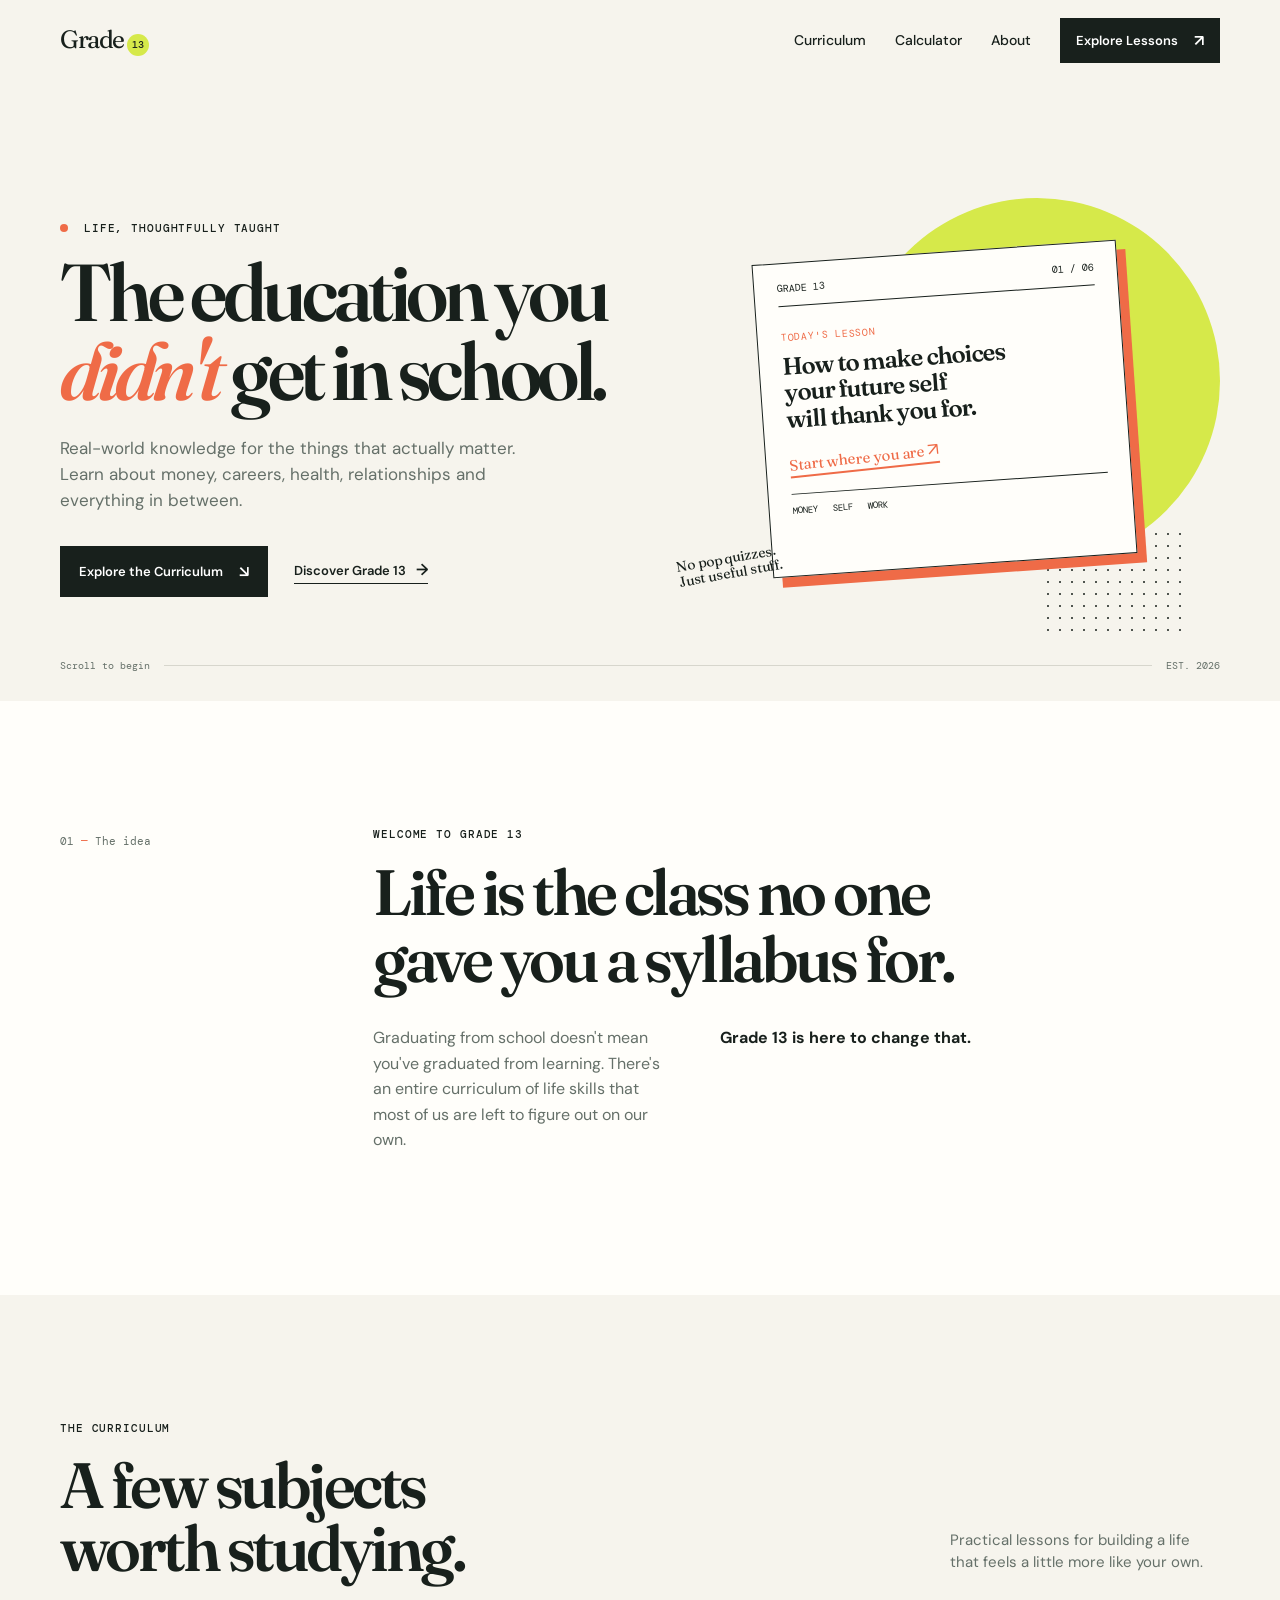
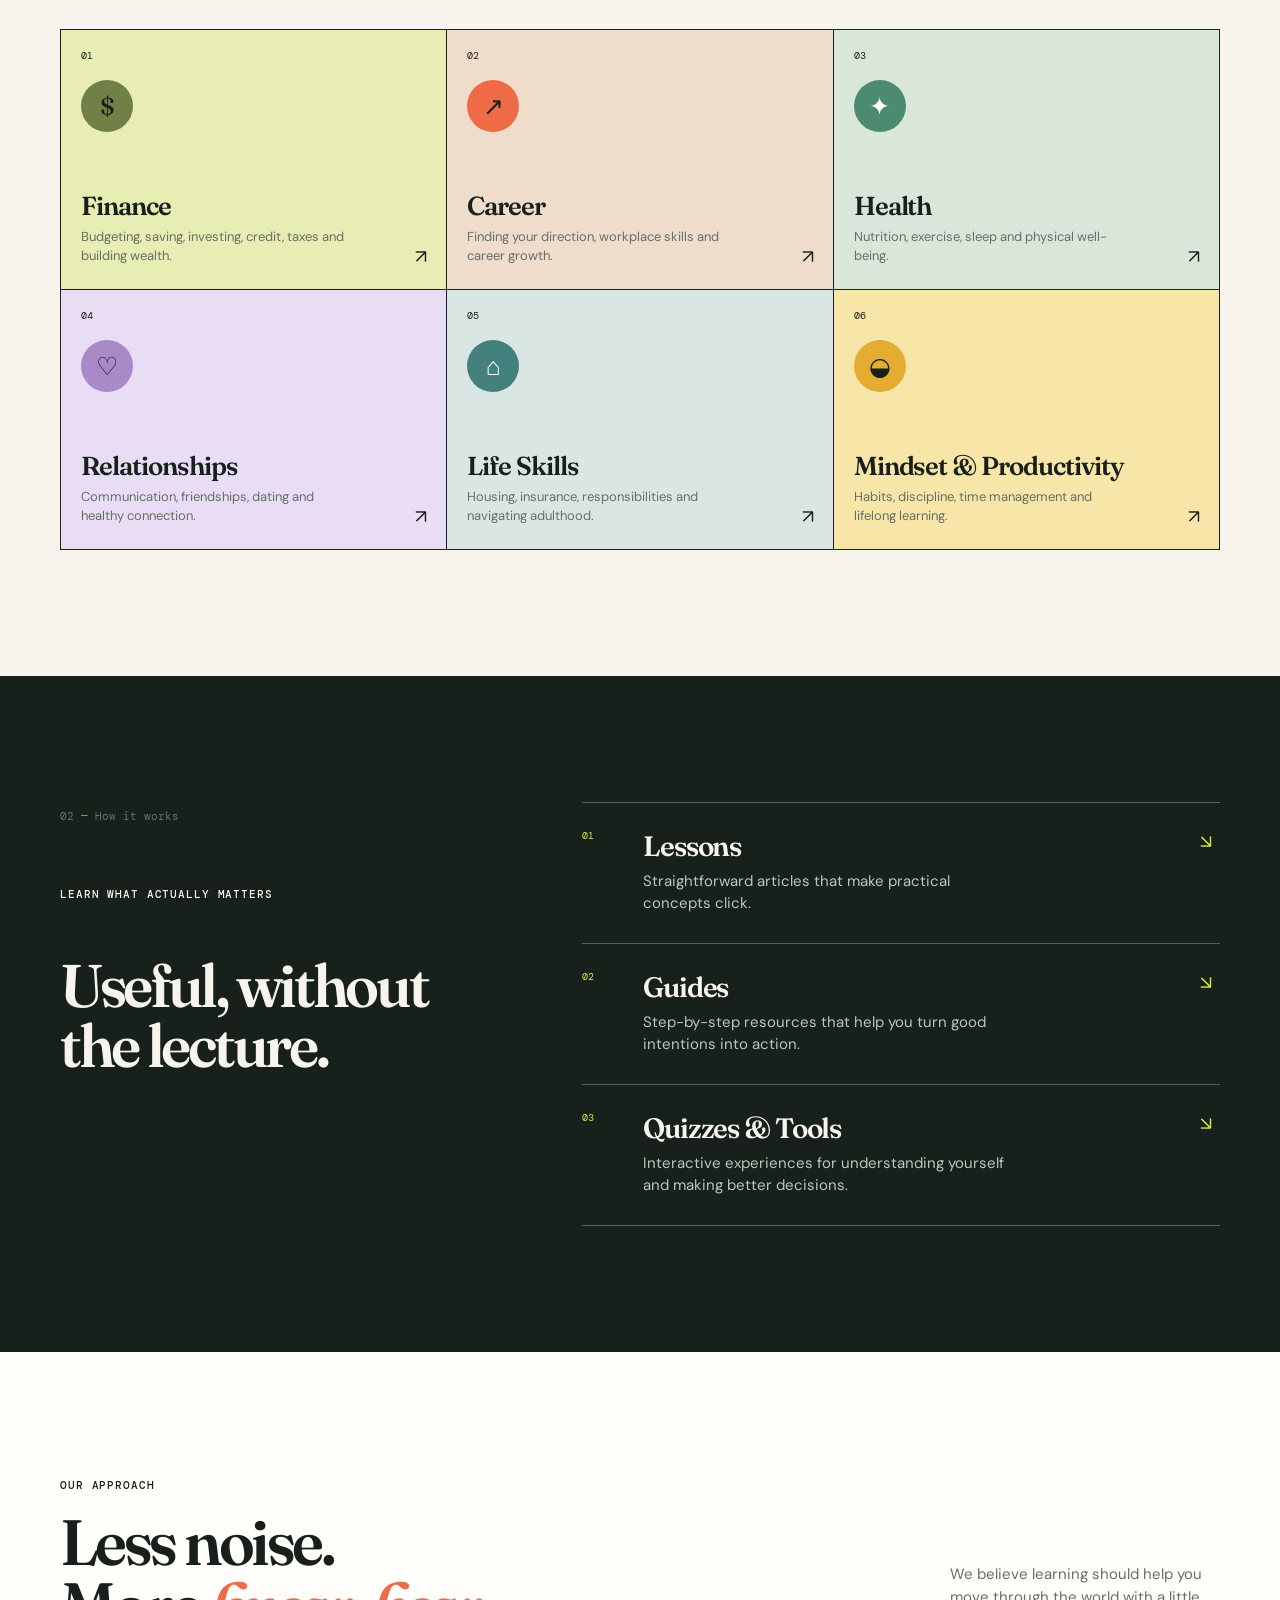
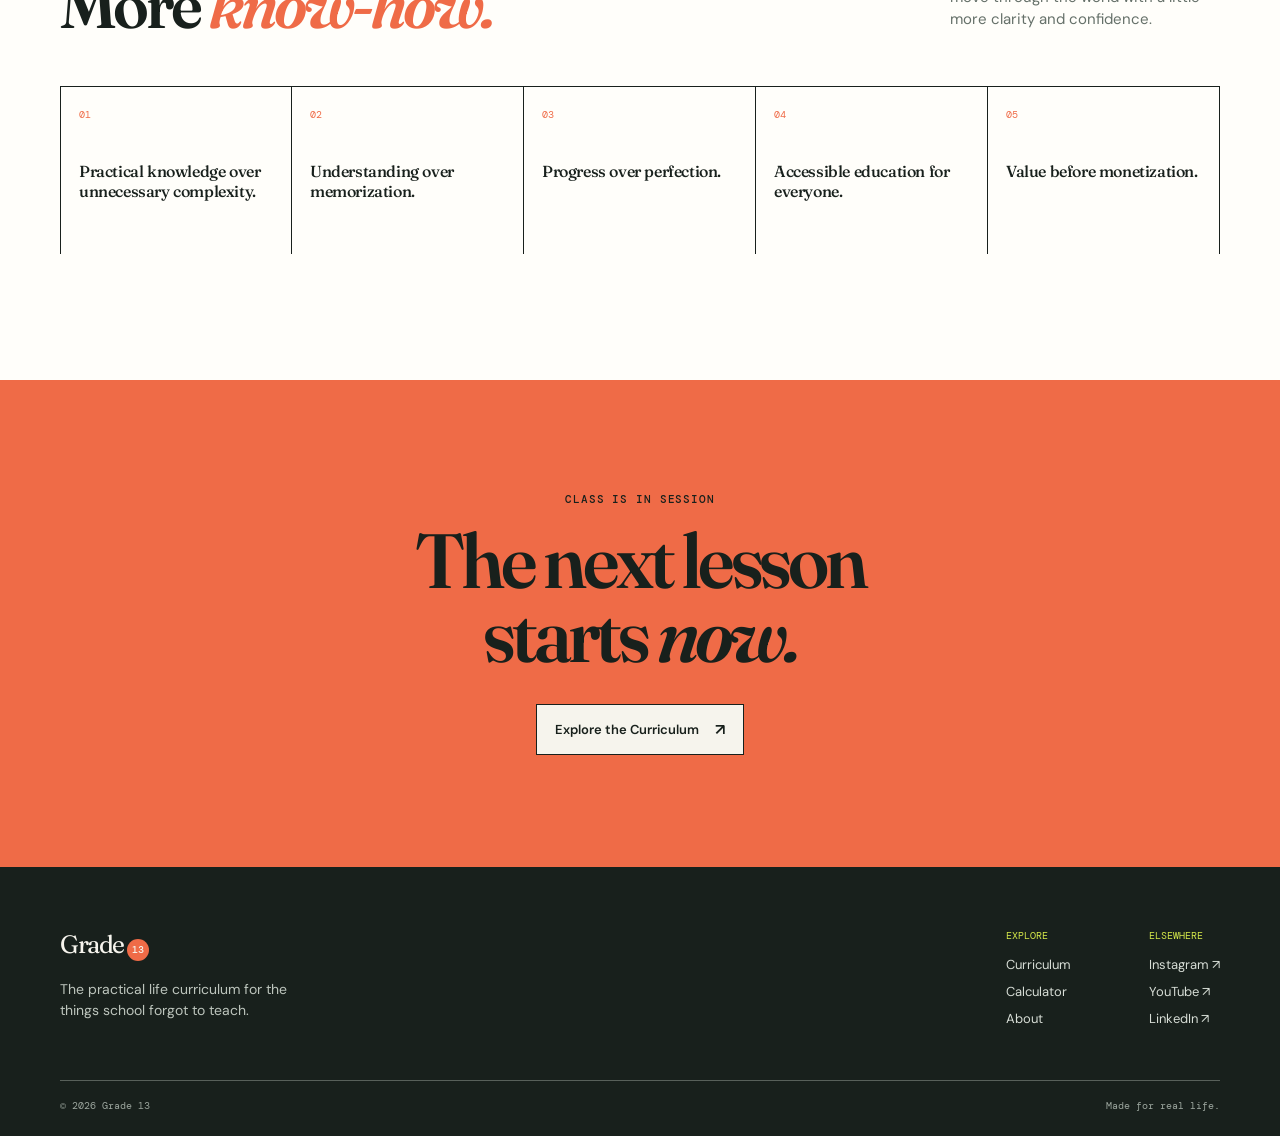
<file: index.html>
<!doctype html>
<html lang="en">
  <head>
    <meta charset="UTF-8" />
    <meta name="viewport" content="width=device-width, initial-scale=1.0" />
    <meta name="description" content="Grade 13 is practical life education for the things that actually matter." />
    <title>Grade 13 — The education you didn't get in school.</title>
    <link rel="preconnect" href="https://fonts.googleapis.com" />
    <link rel="preconnect" href="https://fonts.gstatic.com" crossorigin />
    <link href="https://fonts.googleapis.com/css2?family=DM+Mono:wght@400;500&family=DM+Sans:opsz,wght@9..40,400;9..40,500;9..40,600;9..40,700&family=Fraunces:opsz,wght@9..144,600;9..144,700&display=swap" rel="stylesheet" />
    <link rel="stylesheet" href="styles.css" />
  </head>
  <body>
    <a class="skip-link" href="#main-content">Skip to content</a>
    <header class="site-header">
      <nav class="nav container" aria-label="Primary navigation">
        <a class="brand" href="#top" aria-label="Grade 13 home"><span>Grade</span><b>13</b></a>
        <button class="menu-button" type="button" aria-expanded="false" aria-controls="nav-links">
          <span class="sr-only">Toggle menu</span><i></i><i></i>
        </button>
        <div class="nav-links" id="nav-links">
          <a href="curriculum.html">Curriculum</a>
          <a href="calculator.html">Calculator</a>
          <a href="#about">About</a>
          <a class="button button-small" href="curriculum.html">Explore Lessons <span>↗</span></a>
        </div>
      </nav>
    </header>

    <main id="main-content">
      <section class="hero" id="top">
        <div class="container hero-grid">
          <div class="hero-copy">
            <p class="eyebrow"><span></span> Life, thoughtfully taught</p>
            <h1>The education you <em>didn't</em> get in school.</h1>
            <p class="hero-description">Real-world knowledge for the things that actually matter. Learn about money, careers, health, relationships and everything in between.</p>
            <div class="hero-actions">
              <a class="button" href="curriculum.html">Explore the Curriculum <span>↘</span></a>
              <a class="text-link" href="#about">Discover Grade 13 <span>→</span></a>
            </div>
          </div>
          <div class="hero-art" aria-label="An open notebook showing practical life lessons" role="img">
            <div class="sun"></div><div class="dot-grid"></div>
            <div class="notebook">
              <div class="notebook-top"><span>GRADE 13</span><span>01 / 06</span></div>
              <div class="notebook-page">
                <p class="page-label">TODAY'S LESSON</p>
                <p class="page-title">How to make choices<br />your future self<br />will thank you for.</p>
                <div class="scribble">Start where you are <span>↗</span></div>
              </div>
              <div class="notebook-tabs"><span>Money</span><span>Self</span><span>Work</span></div>
            </div>
            <p class="hero-note">No pop quizzes.<br />Just useful stuff.</p>
          </div>
        </div>
        <div class="hero-rule container"><span>Scroll to begin</span><div></div><span>EST. 2026</span></div>
      </section>

      <section class="intro section" id="about">
        <div class="container intro-grid">
          <p class="section-number">01 <span>—</span> The idea</p>
          <div>
            <p class="eyebrow">Welcome to Grade 13</p>
            <h2>Life is the class no one gave you a syllabus for.</h2>
            <div class="intro-text"><p>Graduating from school doesn't mean you've graduated from learning. There's an entire curriculum of life skills that most of us are left to figure out on our own.</p><p><strong>Grade 13 is here to change that.</strong></p></div>
          </div>
        </div>
      </section>

      <section class="curriculum section" id="curriculum">
        <div class="container">
          <div class="section-heading"><div><p class="eyebrow">The curriculum</p><h2>A few subjects<br />worth studying.</h2></div><p>Practical lessons for building a life that feels a little more like your own.</p></div>
          <div class="subject-grid">
            <a class="subject-card finance" href="curriculum.html?subject=finance"><span class="subject-index">01</span><div class="subject-icon">$</div><div><h3>Finance</h3><p>Budgeting, saving, investing, credit, taxes and building wealth.</p></div><span class="arrow">↗</span></a>
            <a class="subject-card career" href="curriculum.html?subject=career"><span class="subject-index">02</span><div class="subject-icon">↗</div><div><h3>Career</h3><p>Finding your direction, workplace skills and career growth.</p></div><span class="arrow">↗</span></a>
            <a class="subject-card health" href="curriculum.html?subject=health"><span class="subject-index">03</span><div class="subject-icon">✦</div><div><h3>Health</h3><p>Nutrition, exercise, sleep and physical well-being.</p></div><span class="arrow">↗</span></a>
            <a class="subject-card relationships" href="curriculum.html?subject=relationships"><span class="subject-index">04</span><div class="subject-icon">♡</div><div><h3>Relationships</h3><p>Communication, friendships, dating and healthy connection.</p></div><span class="arrow">↗</span></a>
            <a class="subject-card skills" href="curriculum.html?subject=life-skills"><span class="subject-index">05</span><div class="subject-icon">⌂</div><div><h3>Life Skills</h3><p>Housing, insurance, responsibilities and navigating adulthood.</p></div><span class="arrow">↗</span></a>
            <a class="subject-card mindset" href="curriculum.html?subject=mindset"><span class="subject-index">06</span><div class="subject-icon">◒</div><div><h3>Mindset &amp; Productivity</h3><p>Habits, discipline, time management and lifelong learning.</p></div><span class="arrow">↗</span></a>
          </div>
        </div>
      </section>

      <section class="formats section" id="formats">
        <div class="container formats-wrap">
          <div class="formats-heading"><p class="section-number">02 <span>—</span> How it works</p><p class="eyebrow">Learn what actually matters</p><h2>Useful, without<br />the lecture.</h2></div>
          <div class="format-list">
            <article><span>01</span><div><h3>Lessons</h3><p>Straightforward articles that make practical concepts click.</p></div><b>↘</b></article>
            <article><span>02</span><div><h3>Guides</h3><p>Step-by-step resources that help you turn good intentions into action.</p></div><b>↘</b></article>
            <article><span>03</span><div><h3>Quizzes &amp; Tools</h3><p>Interactive experiences for understanding yourself and making better decisions.</p></div><b>↘</b></article>
          </div>
        </div>
      </section>

      <section class="principles section">
        <div class="container"><div class="section-heading"><div><p class="eyebrow">Our approach</p><h2>Less noise.<br />More <em>know-how.</em></h2></div><p>We believe learning should help you move through the world with a little more clarity and confidence.</p></div>
          <div class="principle-grid"><p><span>01</span> Practical knowledge over unnecessary complexity.</p><p><span>02</span> Understanding over memorization.</p><p><span>03</span> Progress over perfection.</p><p><span>04</span> Accessible education for everyone.</p><p><span>05</span> Value before monetization.</p></div>
        </div>
      </section>

      <section class="closing"><div class="container"><p class="eyebrow">Class is in session</p><h2>The next lesson<br />starts <em>now.</em></h2><a class="button button-light" href="#curriculum">Explore the Curriculum <span>↗</span></a></div></section>
    </main>

    <footer class="site-footer"><div class="container footer-grid"><div><a class="brand brand-footer" href="#top"><span>Grade</span><b>13</b></a><p>The practical life curriculum for the things school forgot to teach.</p></div><div class="footer-links"><div><p>Explore</p><a href="curriculum.html">Curriculum</a><a href="calculator.html">Calculator</a><a href="#about">About</a></div><div><p>Elsewhere</p><a href="#top">Instagram ↗</a><a href="#top">YouTube ↗</a><a href="#top">LinkedIn ↗</a></div></div></div><div class="container footer-bottom"><span>© 2026 Grade 13</span><span>Made for real life.</span></div></footer>
    <script src="content.js"></script>
    <script src="app.js"></script>
  </body>
</html>
</file>
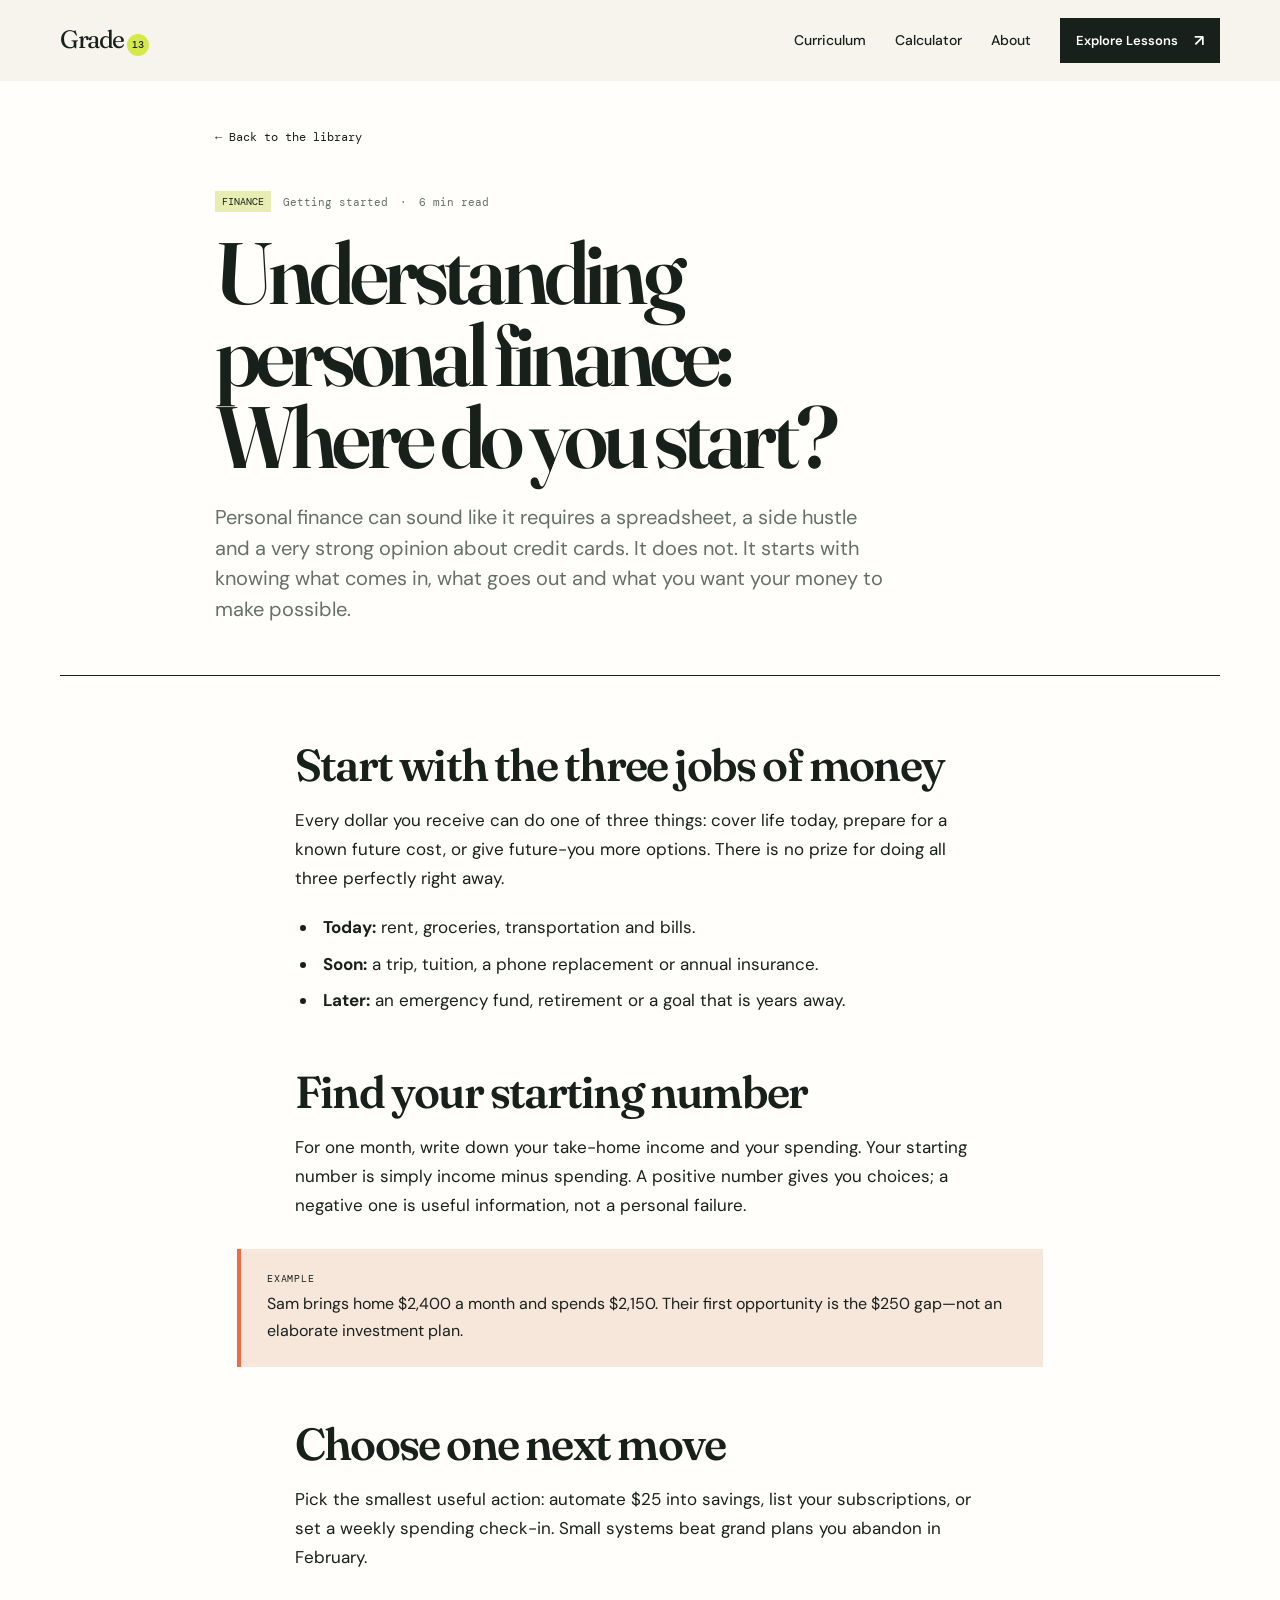
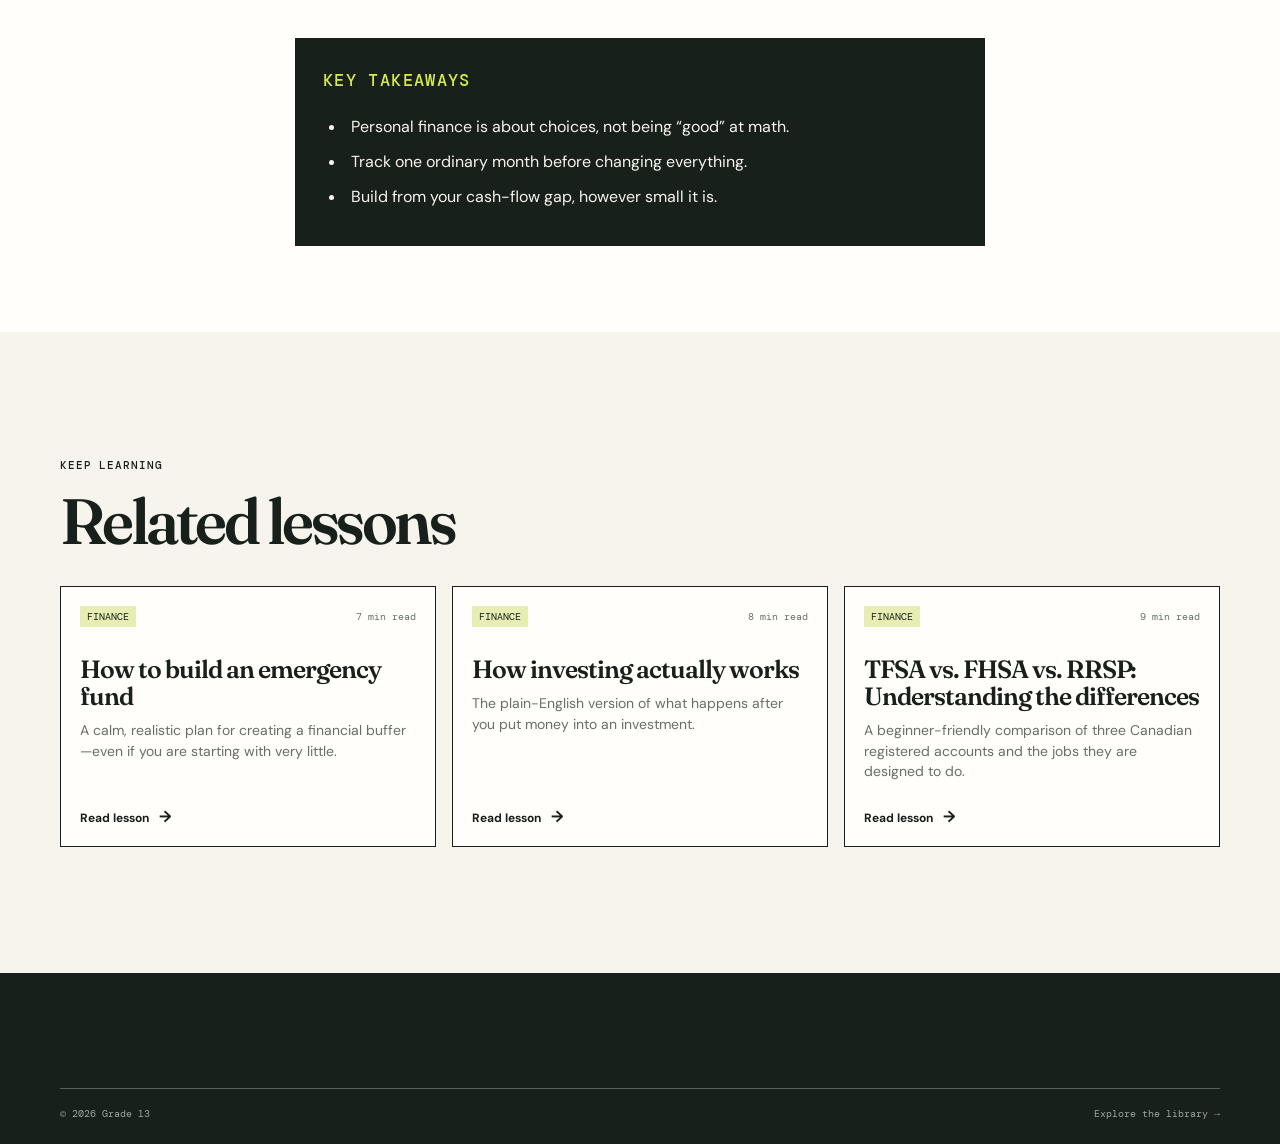
<file: article.html>
<!doctype html><html lang="en"><head><meta charset="UTF-8" /><meta name="viewport" content="width=device-width, initial-scale=1.0" /><meta name="description" content="A practical Grade 13 lesson." /><title>Lesson — Grade 13</title><link rel="preconnect" href="https://fonts.googleapis.com" /><link rel="preconnect" href="https://fonts.gstatic.com" crossorigin /><link href="https://fonts.googleapis.com/css2?family=DM+Mono:wght@400;500&family=DM+Sans:opsz,wght@9..40,400;9..40,500;9..40,600;9..40,700&family=Fraunces:opsz,wght@9..144,600;9..144,700&display=swap" rel="stylesheet" /><link rel="stylesheet" href="styles.css" /></head>
<body data-page="article"><div class="reading-progress" id="reading-progress"></div><a class="skip-link" href="#main-content">Skip to content</a><header class="site-header"><nav class="nav container" aria-label="Primary navigation"><a class="brand" href="index.html" aria-label="Grade 13 home"><span>Grade</span><b>13</b></a><button class="menu-button" type="button" aria-expanded="false" aria-controls="nav-links"><span class="sr-only">Toggle menu</span><i></i><i></i></button><div class="nav-links" id="nav-links"><a href="curriculum.html">Curriculum</a><a href="calculator.html">Calculator</a><a href="index.html#about">About</a><a class="button button-small" href="curriculum.html">Explore Lessons <span>↗</span></a></div></nav></header>
<main id="main-content"><article class="article"><header class="article-header container"><a class="back-link" href="curriculum.html">← Back to the library</a><div class="article-meta"><span class="chip finance" id="article-subject"></span><span id="article-topic"></span><span id="article-time"></span></div><h1 id="article-title"></h1><p id="article-intro" class="article-dek"></p></header><div class="article-rule container"></div><div class="article-body" id="article-content"></div></article><section class="related section"><div class="container"><p class="eyebrow">Keep learning</p><h2>Related lessons</h2><div class="lesson-grid compact" id="related-articles"></div></div></section></main><footer class="site-footer"><div class="container footer-bottom"><span>© 2026 Grade 13</span><a href="curriculum.html">Explore the library →</a></div></footer><script src="content.js"></script><script src="app.js"></script></body></html>
</file>
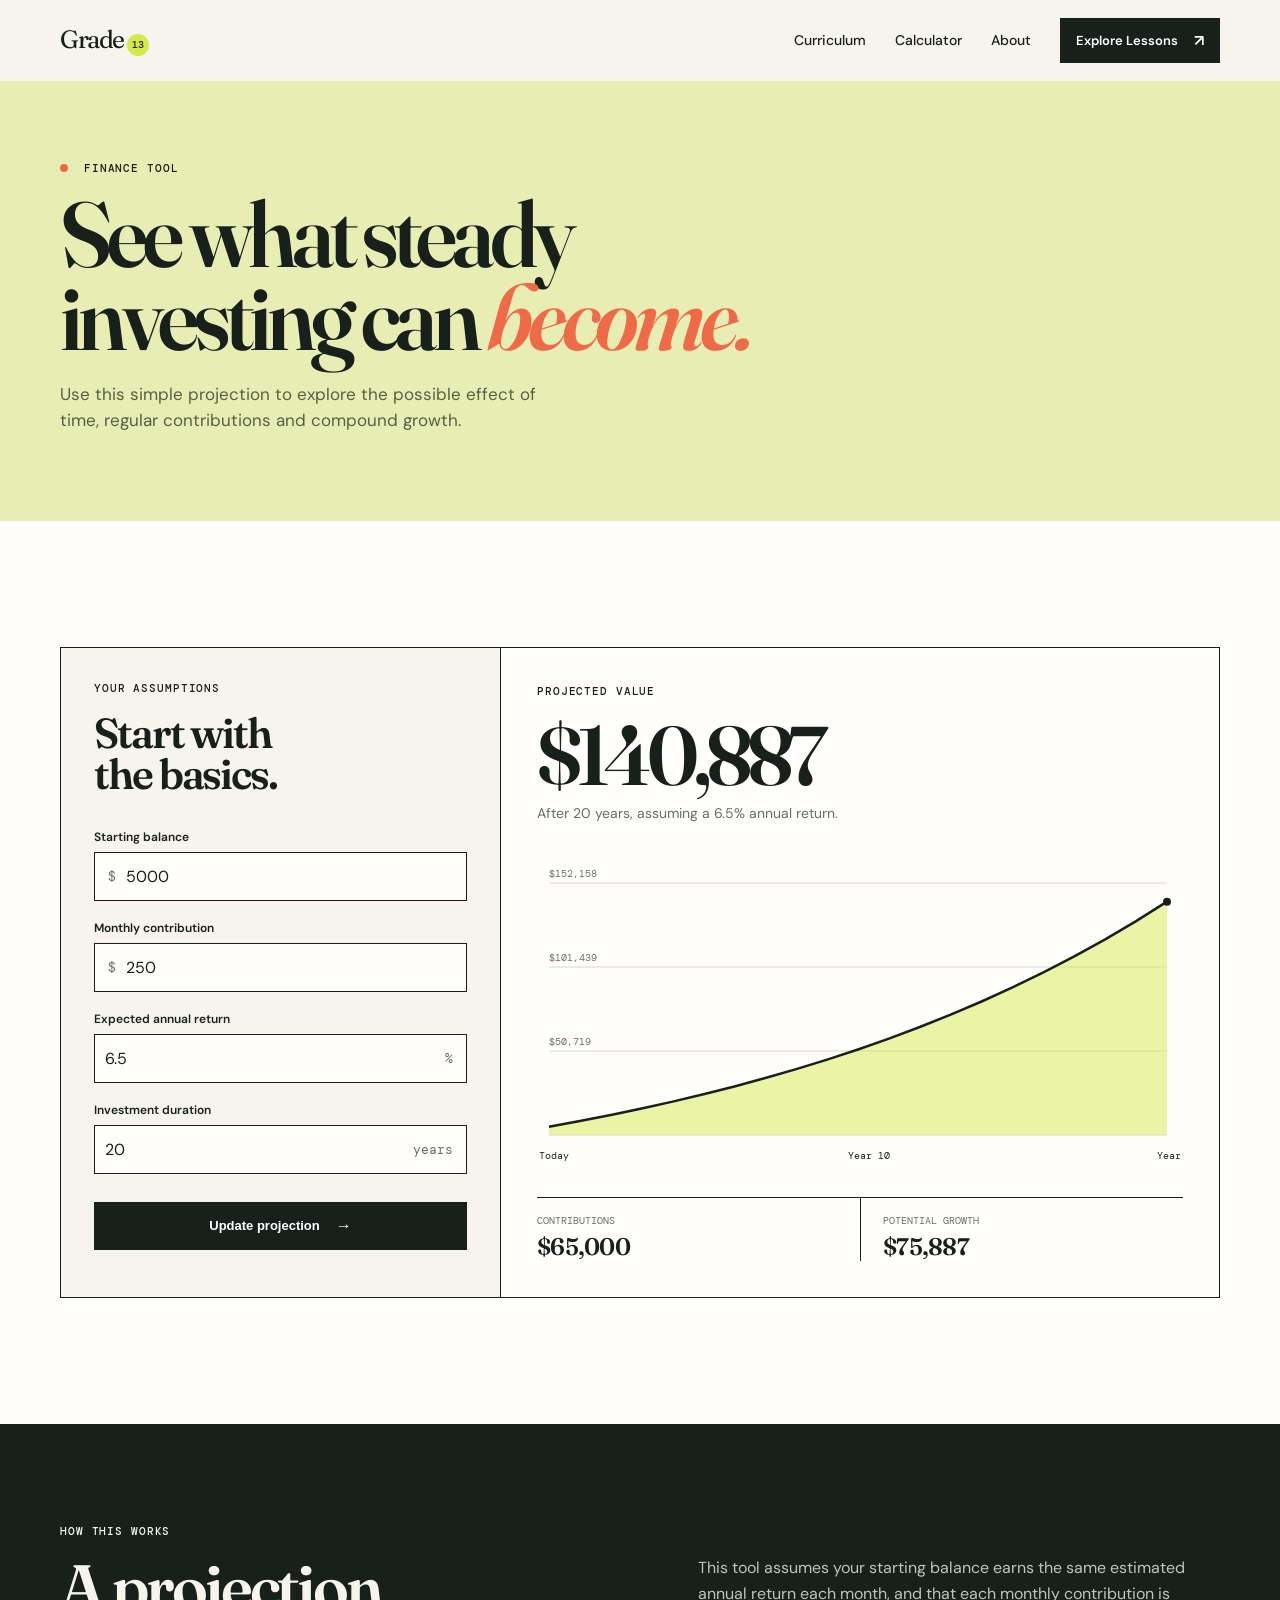
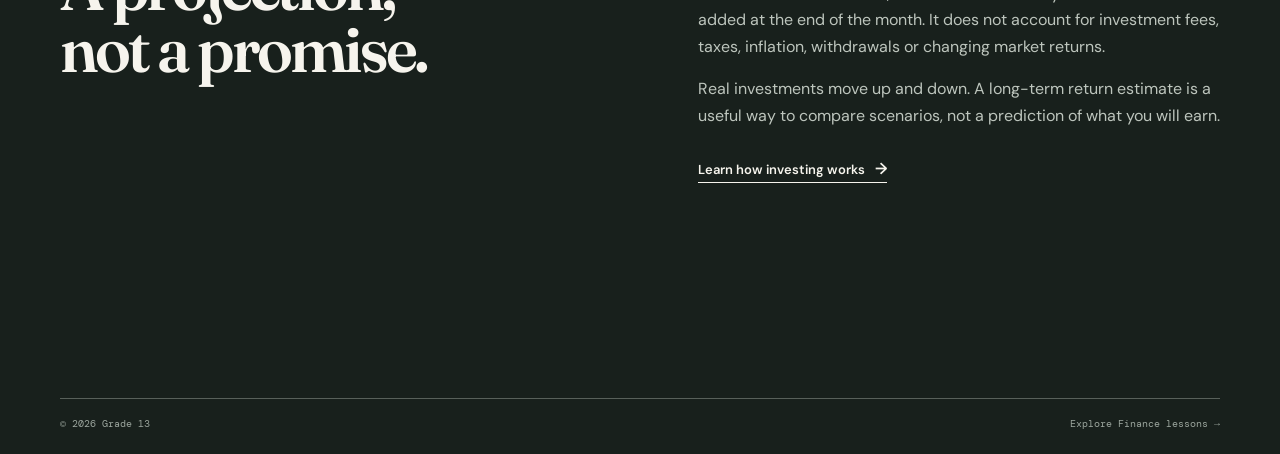
<file: calculator.html>
<!doctype html>
<html lang="en"><head>
  <meta charset="UTF-8" /><meta name="viewport" content="width=device-width, initial-scale=1.0" />
  <meta name="description" content="Explore how regular investing and compounding can affect a long-term portfolio." />
  <title>Compound Interest Calculator — Grade 13</title>
  <link rel="preconnect" href="https://fonts.googleapis.com" /><link rel="preconnect" href="https://fonts.gstatic.com" crossorigin />
  <link href="https://fonts.googleapis.com/css2?family=DM+Mono:wght@400;500&family=DM+Sans:opsz,wght@9..40,400;9..40,500;9..40,600;9..40,700&family=Fraunces:opsz,wght@9..144,600;9..144,700&display=swap" rel="stylesheet" /><link rel="stylesheet" href="styles.css" />
</head><body data-page="calculator">
<a class="skip-link" href="#main-content">Skip to content</a><header class="site-header"><nav class="nav container" aria-label="Primary navigation"><a class="brand" href="index.html" aria-label="Grade 13 home"><span>Grade</span><b>13</b></a><button class="menu-button" type="button" aria-expanded="false" aria-controls="nav-links"><span class="sr-only">Toggle menu</span><i></i><i></i></button><div class="nav-links" id="nav-links"><a href="curriculum.html">Curriculum</a><a href="calculator.html" aria-current="page">Calculator</a><a href="index.html#about">About</a><a class="button button-small" href="curriculum.html">Explore Lessons <span>↗</span></a></div></nav></header>
<main id="main-content"><section class="calculator-hero"><div class="container"><p class="eyebrow"><span></span> Finance tool</p><h1>See what steady<br />investing can <em>become.</em></h1><p>Use this simple projection to explore the possible effect of time, regular contributions and compound growth.</p></div></section>
<section class="calculator section"><div class="container calculator-layout"><form class="calculator-form" id="calculator-form"><div class="calculator-form-heading"><p class="eyebrow">Your assumptions</p><h2>Start with<br />the basics.</h2></div><div class="input-group"><label for="starting-balance">Starting balance</label><div class="input-wrap"><span>$</span><input id="starting-balance" name="starting-balance" inputmode="decimal" type="number" min="0" step="100" value="5000" /></div></div><div class="input-group"><label for="monthly-contribution">Monthly contribution</label><div class="input-wrap"><span>$</span><input id="monthly-contribution" name="monthly-contribution" inputmode="decimal" type="number" min="0" step="25" value="250" /></div></div><div class="input-group"><label for="annual-return">Expected annual return</label><div class="input-wrap suffix"><input id="annual-return" name="annual-return" inputmode="decimal" type="number" min="-100" max="100" step="0.1" value="6.5" /><span>%</span></div></div><div class="input-group"><label for="years">Investment duration</label><div class="input-wrap suffix"><input id="years" name="years" inputmode="numeric" type="number" min="1" max="60" step="1" value="20" /><span>years</span></div></div><button class="button" type="submit">Update projection <span>→</span></button></form>
<div class="calculator-results"><div class="result-heading"><p class="eyebrow">Projected value</p><output id="projected-value" for="starting-balance monthly-contribution annual-return years">$0</output><p id="projection-summary"></p></div><div class="chart-wrap"><canvas id="growth-chart" role="img" aria-label="A line chart of projected portfolio value over time"></canvas></div><div class="result-stats"><div><span>Contributions</span><strong id="contributions-value">$0</strong></div><div><span>Potential growth</span><strong id="growth-value">$0</strong></div></div></div></div></section>
<section class="calculator-notes"><div class="container notes-layout"><div><p class="eyebrow">How this works</p><h2>A projection,<br />not a promise.</h2></div><div><p>This tool assumes your starting balance earns the same estimated annual return each month, and that each monthly contribution is added at the end of the month. It does not account for investment fees, taxes, inflation, withdrawals or changing market returns.</p><p>Real investments move up and down. A long-term return estimate is a useful way to compare scenarios, not a prediction of what you will earn.</p><a href="article.html?slug=how-investing-actually-works" class="text-link">Learn how investing works <span>→</span></a></div></div></section></main>
<footer class="site-footer"><div class="container footer-bottom"><span>© 2026 Grade 13</span><a href="curriculum.html?subject=finance">Explore Finance lessons →</a></div></footer><script src="calculator.js"></script><script src="app.js"></script></body></html>
</file>
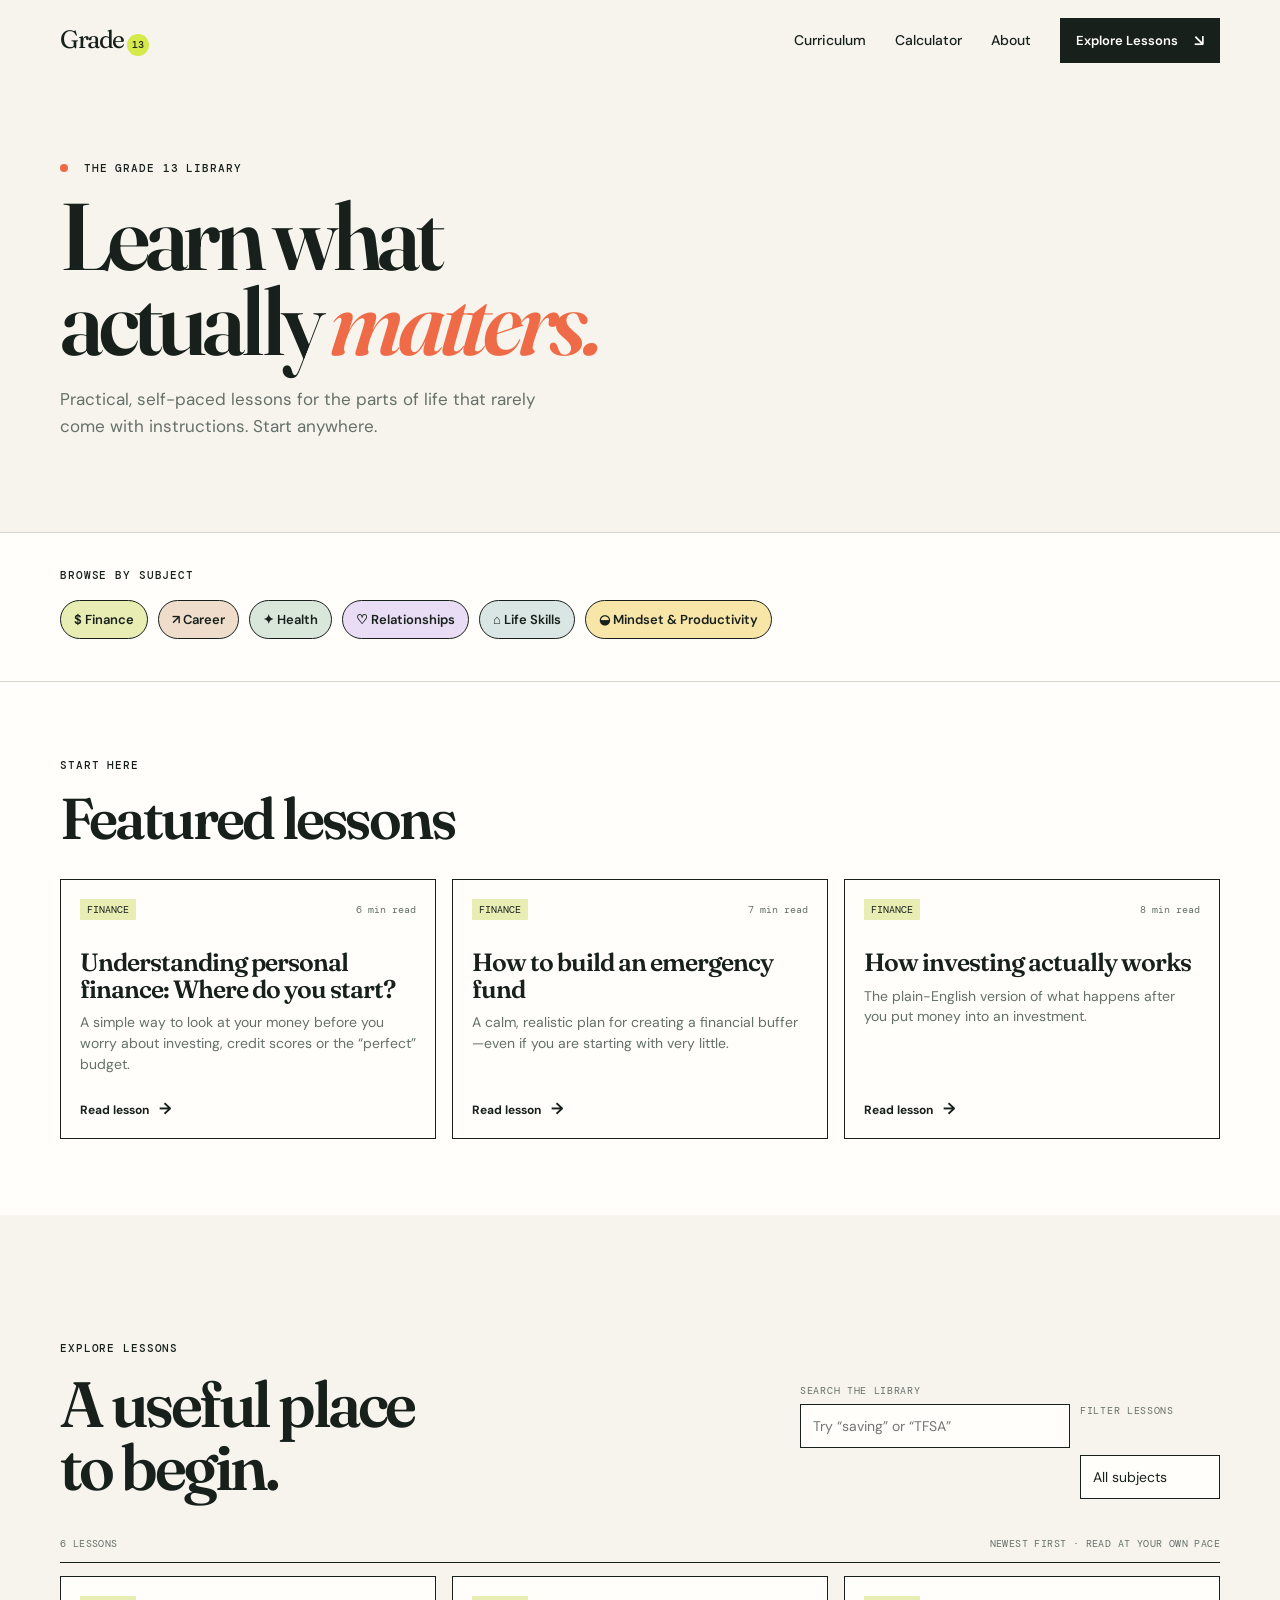
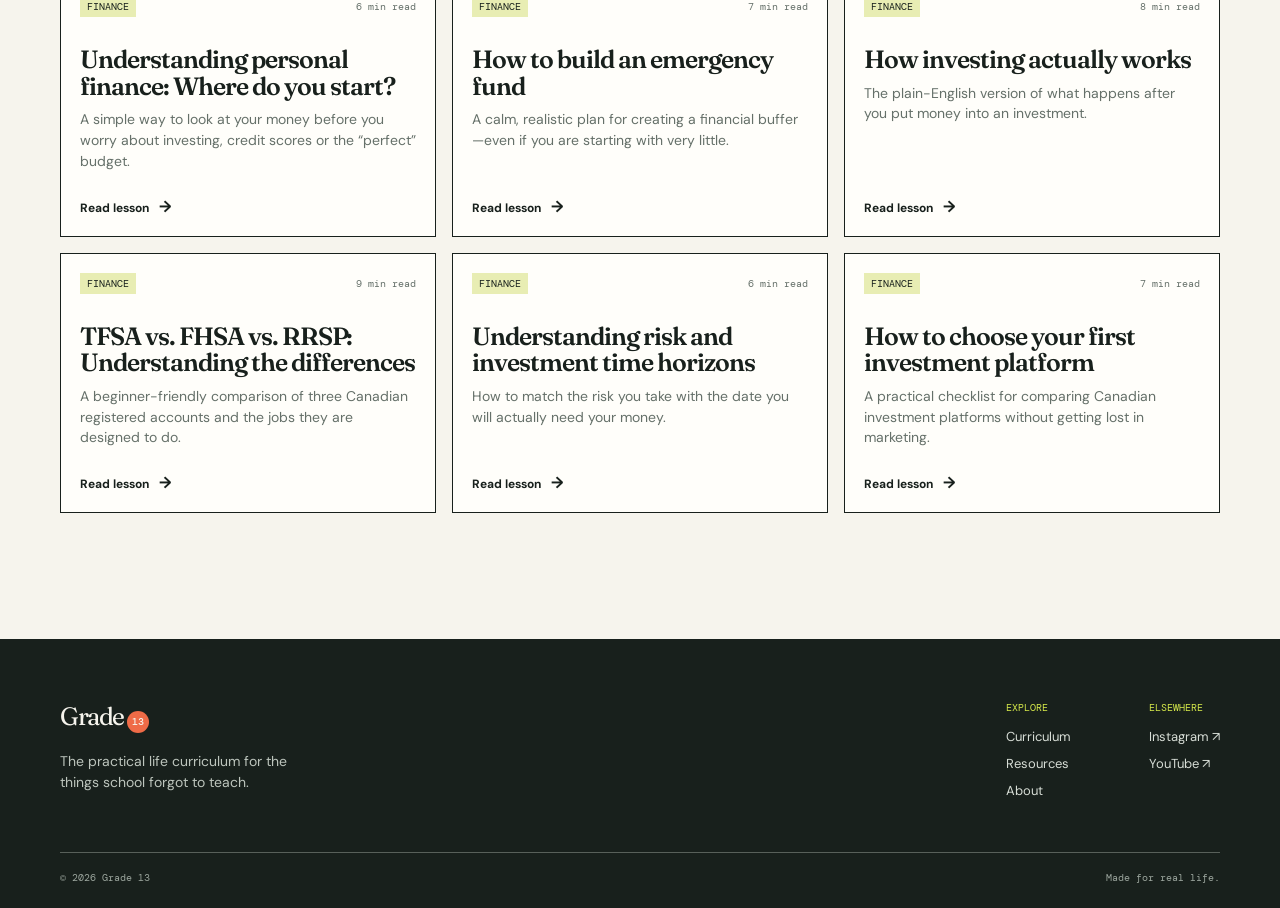
<file: curriculum.html>
<!doctype html><html lang="en"><head><meta charset="UTF-8" /><meta name="viewport" content="width=device-width, initial-scale=1.0" /><meta name="description" content="Explore practical, self-paced lessons from Grade 13." /><title>Curriculum — Grade 13</title><link rel="preconnect" href="https://fonts.googleapis.com" /><link rel="preconnect" href="https://fonts.gstatic.com" crossorigin /><link href="https://fonts.googleapis.com/css2?family=DM+Mono:wght@400;500&family=DM+Sans:opsz,wght@9..40,400;9..40,500;9..40,600;9..40,700&family=Fraunces:opsz,wght@9..144,600;9..144,700&display=swap" rel="stylesheet" /><link rel="stylesheet" href="styles.css" /></head>
<body data-page="curriculum"><a class="skip-link" href="#main-content">Skip to content</a><header class="site-header"><nav class="nav container" aria-label="Primary navigation"><a class="brand" href="index.html" aria-label="Grade 13 home"><span>Grade</span><b>13</b></a><button class="menu-button" type="button" aria-expanded="false" aria-controls="nav-links"><span class="sr-only">Toggle menu</span><i></i><i></i></button><div class="nav-links" id="nav-links"><a href="curriculum.html">Curriculum</a><a href="calculator.html">Calculator</a><a href="index.html#about">About</a><a class="button button-small" href="#library">Explore Lessons <span>↘</span></a></div></nav></header>
<main id="main-content"><section class="library-hero"><div class="container"><p class="eyebrow"><span></span> The Grade 13 library</p><h1>Learn what<br />actually <em>matters.</em></h1><p>Practical, self-paced lessons for the parts of life that rarely come with instructions. Start anywhere.</p></div></section><section class="subject-strip" aria-label="Browse subjects"><div class="container"><p class="eyebrow">Browse by subject</p><div class="subject-pills"><a class="pill finance" href="curriculum.html?subject=finance">$ Finance</a><a class="pill career" href="curriculum.html?subject=career">↗ Career</a><a class="pill health" href="curriculum.html?subject=health">✦ Health</a><a class="pill relationships" href="curriculum.html?subject=relationships">♡ Relationships</a><a class="pill skills" href="curriculum.html?subject=life-skills">⌂ Life Skills</a><a class="pill mindset" href="curriculum.html?subject=mindset">◒ Mindset &amp; Productivity</a></div></div></section><section class="subject-context" id="subject-context" hidden></section><section class="featured-section"><div class="container"><p class="eyebrow">Start here</p><h2>Featured lessons</h2><div class="lesson-grid compact" id="featured-lessons"></div></div></section><section class="library section" id="library"><div class="container"><div class="library-tools"><div><p class="eyebrow">Explore lessons</p><h2>A useful place<br />to begin.</h2></div><div class="search-controls"><label for="lesson-search">Search the library</label><input id="lesson-search" type="search" placeholder="Try “saving” or “TFSA”" /><label for="subject-filter">Filter lessons</label><select id="subject-filter"><option value="all">All subjects</option><option value="finance">Finance</option><option value="career">Career</option><option value="health">Health</option><option value="relationships">Relationships</option><option value="life-skills">Life Skills</option><option value="mindset">Mindset &amp; Productivity</option></select></div></div><div class="library-meta"><span id="result-count"></span><span>Newest first · read at your own pace</span></div><div class="lesson-grid" id="app" aria-live="polite"></div></div></section></main><footer class="site-footer"><div class="container footer-grid"><div><a class="brand brand-footer" href="index.html"><span>Grade</span><b>13</b></a><p>The practical life curriculum for the things school forgot to teach.</p></div><div class="footer-links"><div><p>Explore</p><a href="curriculum.html">Curriculum</a><a href="#library">Resources</a><a href="index.html#about">About</a></div><div><p>Elsewhere</p><a href="index.html">Instagram ↗</a><a href="index.html">YouTube ↗</a></div></div></div><div class="container footer-bottom"><span>© 2026 Grade 13</span><span>Made for real life.</span></div></footer><script src="content.js"></script><script src="app.js"></script></body></html>
</file>
<file: styles.css>
:root { --ink:#18201c; --cream:#f6f4ed; --paper:#fffefa; --acid:#d6e94a; --orange:#ef6b47; --purple:#bda9eb; --line:#d7d6cd; --muted:#657069; --serif:'Fraunces', Georgia, serif; --sans:'DM Sans', Arial, sans-serif; --mono:'DM Mono', monospace; }
* { box-sizing:border-box; } html { scroll-behavior:smooth; } body { margin:0; color:var(--ink); background:var(--cream); font-family:var(--sans); } a { color:inherit; text-decoration:none; } .container { width:min(1160px, calc(100% - 48px)); margin:0 auto; } .skip-link { position:absolute; transform:translateY(-120%); background:var(--ink); color:white; padding:12px; z-index:20; } .skip-link:focus { transform:translateY(0); }
.site-header { background:var(--cream); position:sticky; top:0; z-index:10; border-bottom:1px solid transparent; } .nav { height:80px; display:flex; align-items:center; justify-content:space-between; } .brand { display:inline-flex; align-items:baseline; gap:3px; font-family:var(--serif); font-size:25px; letter-spacing:-1.4px; } .brand b { display:inline-grid; place-items:center; background:var(--acid); border-radius:50%; font:500 10px var(--mono); width:22px; height:22px; letter-spacing:0; } .nav-links { display:flex; align-items:center; gap:29px; font-size:14px; font-weight:500; } .nav-links > a:not(.button) { position:relative; } .nav-links > a:not(.button)::after { content:''; position:absolute; height:1px; background:currentColor; bottom:-4px; left:0; width:0; transition:width .2s; } .nav-links > a:hover::after { width:100%; } .button { display:inline-flex; align-items:center; justify-content:center; gap:16px; border:1px solid var(--ink); background:var(--ink); color:white; padding:14px 18px; font-size:13px; font-weight:600; transition:transform .2s, background .2s, color .2s; } .button:hover { transform:translateY(-2px); background:var(--acid); color:var(--ink); } .button span { font-size:16px; } .button-small { padding:11px 15px; } .menu-button { display:none; }
.hero { overflow:hidden; padding:78px 0 29px; background:var(--cream); } .hero-grid { min-height:500px; display:grid; grid-template-columns:1.02fr .98fr; align-items:center; gap:36px; } .eyebrow { margin:0 0 18px; text-transform:uppercase; font:500 11px var(--mono); letter-spacing:.08em; } .eyebrow span { display:inline-block; width:8px; height:8px; background:var(--orange); border-radius:50%; margin-right:8px; } h1,h2,h3,p { margin-top:0; } h1,h2 { font-family:var(--serif); font-weight:600; letter-spacing:-.055em; } h1 { max-width:630px; margin-bottom:23px; font-size:clamp(3.45rem, 6.3vw, 5.45rem); line-height:.98; } em { color:var(--orange); font-weight:600; } .hero-description { max-width:460px; font-size:17px; line-height:1.55; color:var(--muted); } .hero-actions { display:flex; align-items:center; gap:26px; margin-top:32px; } .text-link { font-size:13px; font-weight:600; border-bottom:1px solid var(--ink); padding-bottom:3px; } .text-link span { padding-left:7px; font-size:16px; }
.hero-art { height:446px; position:relative; display:flex; align-items:center; justify-content:center; } .sun { position:absolute; width:366px; height:366px; border-radius:50%; background:var(--acid); right:0; top:12px; } .dot-grid { position:absolute; right:35px; bottom:0; width:143px; height:104px; background-image:radial-gradient(var(--ink) 1.2px, transparent 1.3px); background-size:12px 12px; opacity:.75; } .notebook { position:relative; z-index:1; width:min(365px, 77%); min-height:314px; background:var(--paper); border:1px solid var(--ink); box-shadow:9px 10px 0 var(--orange); transform:rotate(-4deg); padding:18px 23px 0; } .notebook-top { display:flex; justify-content:space-between; border-bottom:1px solid var(--ink); padding-bottom:11px; font:10px var(--mono); } .notebook-page { padding:24px 0 18px; }.page-label { font:10px var(--mono); color:var(--orange); letter-spacing:.08em; }.page-title { font:600 24px/1.1 var(--serif); letter-spacing:-.04em; margin:0; }.scribble { display:inline-block; margin-top:17px; font:15px var(--serif); color:var(--orange); transform:rotate(-2deg); border-bottom:2px solid var(--orange); }.scribble span { font:18px var(--sans); }.notebook-tabs { display:flex; gap:15px; font:9px var(--mono); text-transform:uppercase; border-top:1px solid var(--ink); padding:10px 0; }.hero-note { position:absolute; left:8px; bottom:36px; z-index:2; font:14px/1.1 var(--serif); transform:rotate(-10deg); }.hero-rule { display:flex; gap:14px; align-items:center; font:10px var(--mono); color:var(--muted); }.hero-rule div { flex:1; height:1px; background:var(--line); }
.section { padding:126px 0; }.intro { background:var(--paper); }.intro-grid { display:grid; grid-template-columns:27% 1fr; }.section-number { margin:7px 0 0; font:11px var(--mono); color:var(--muted); }.section-number span { color:var(--orange); }.intro h2 { max-width:665px; font-size:clamp(2.65rem, 5vw, 4.4rem); line-height:1.04; margin-bottom:33px; }.intro-text { display:grid; grid-template-columns:1fr 1fr; gap:44px; max-width:650px; }.intro-text p { font-size:16px; line-height:1.6; color:var(--muted); }.intro-text strong { color:var(--ink); }
.curriculum { background:var(--cream); }.section-heading { display:flex; justify-content:space-between; align-items:end; gap:45px; margin-bottom:49px; }.section-heading h2 { font-size:clamp(2.7rem, 5vw, 4.4rem); line-height:.99; margin:0; }.section-heading > p { max-width:260px; margin:0 10px 6px 0; color:var(--muted); font-size:15px; line-height:1.5; }.subject-grid { display:grid; grid-template-columns:repeat(3, 1fr); border-top:1px solid var(--ink); border-left:1px solid var(--ink); }.subject-card { min-height:260px; display:flex; flex-direction:column; position:relative; padding:19px 20px 23px; border-right:1px solid var(--ink); border-bottom:1px solid var(--ink); overflow:hidden; transition:transform .22s, box-shadow .22s; }.subject-card:hover { transform:translate(-5px,-5px); box-shadow:6px 6px 0 var(--ink); z-index:1; }.subject-index { font:10px var(--mono); }.subject-icon { display:grid; place-items:center; width:52px; height:52px; margin:18px 0 auto; border-radius:50%; font:500 25px var(--serif); }.subject-card h3 { font:600 26px var(--serif); letter-spacing:-.04em; margin:0 0 6px; }.subject-card p { max-width:265px; font-size:13px; line-height:1.45; color:var(--muted); margin:0; }.arrow { position:absolute; right:19px; bottom:20px; font-size:19px; }.finance { background:#e8edb3; }.finance .subject-icon { background:#718046; }.career { background:#efdccb; }.career .subject-icon { background:var(--orange); }.health { background:#d9e7db; }.health .subject-icon { background:#4d8b70; color:white; }.relationships { background:#e8ddf4; }.relationships .subject-icon { background:#aa89c9; }.skills { background:#d9e6e3; }.skills .subject-icon { background:#44817e; color:white; }.mindset { background:#f8e5a8; }.mindset .subject-icon { background:#e4ad31; }
.formats { background:var(--ink); color:var(--cream); }.formats-wrap { display:grid; grid-template-columns:37% 1fr; gap:8%; }.formats-heading h2 { font-size:clamp(2.7rem, 4.7vw, 4.15rem); line-height:1; margin:54px 0 0; }.formats .eyebrow { margin-top:64px; }.format-list article { display:grid; grid-template-columns:38px 1fr 20px; gap:23px; border-top:1px solid #58605a; padding:26px 0 28px; }.format-list article:last-child { border-bottom:1px solid #58605a; }.format-list span { font:10px var(--mono); color:var(--acid); }.format-list h3 { font:600 28px var(--serif); letter-spacing:-.04em; margin:0 0 7px; }.format-list p { max-width:375px; font-size:15px; line-height:1.5; color:#bdc5bd; margin:0; }.format-list b { font-size:19px; color:var(--acid); font-weight:400; }
.principles { background:var(--paper); }.principle-grid { border-top:1px solid var(--ink); display:grid; grid-template-columns:repeat(5, 1fr); }.principle-grid p { min-height:167px; padding:21px 18px; border-right:1px solid var(--ink); margin:0; font:500 16px/1.3 var(--serif); letter-spacing:-.025em; }.principle-grid p:first-child { border-left:1px solid var(--ink); }.principle-grid span { display:block; font:10px var(--mono); color:var(--orange); margin-bottom:40px; letter-spacing:0; }.closing { text-align:center; background:var(--orange); padding:112px 0; }.closing h2 { font-size:clamp(3.3rem, 6vw, 5.4rem); line-height:.97; margin:0 0 32px; }.closing em { color:var(--ink); }.button-light { background:var(--cream); color:var(--ink); }.button-light:hover { background:var(--ink); color:white; }
.site-footer { background:var(--ink); color:var(--cream); padding:62px 0 24px; }.footer-grid { display:flex; justify-content:space-between; gap:50px; }.brand-footer b { background:var(--orange); }.footer-grid > div:first-child > p { color:#bdc5bd; max-width:260px; font-size:14px; line-height:1.5; margin:18px 0 0; }.footer-links { display:flex; gap:78px; }.footer-links div { display:flex; flex-direction:column; gap:10px; }.footer-links p { color:var(--acid); font:10px var(--mono); text-transform:uppercase; margin:0 0 4px; }.footer-links a { font-size:13px; color:#d7ddd6; }.footer-links a:hover { color:var(--acid); }.footer-bottom { display:flex; justify-content:space-between; border-top:1px solid #58605a; margin-top:53px; padding-top:18px; color:#9ca69e; font:10px var(--mono); }
@media (max-width:760px) { .container { width:min(100% - 36px, 600px); }.nav { height:69px; }.menu-button { display:flex; flex-direction:column; justify-content:center; gap:5px; background:none; border:0; padding:10px 0 10px 15px; }.menu-button i { width:23px; height:1px; background:var(--ink); transition:transform .2s; }.menu-button[aria-expanded='true'] i:first-of-type { transform:translateY(3px) rotate(45deg); }.menu-button[aria-expanded='true'] i:last-of-type { transform:translateY(-3px) rotate(-45deg); }.nav-links { visibility:hidden; opacity:0; transform:translateY(-8px); position:absolute; top:69px; left:0; right:0; flex-direction:column; align-items:stretch; gap:0; padding:12px 18px 20px; background:var(--cream); border-bottom:1px solid var(--ink); transition:.2s; }.nav-links.is-open { visibility:visible; opacity:1; transform:translateY(0); }.nav-links > a:not(.button) { padding:12px 0; }.nav-links > a:not(.button)::after { display:none; }.nav-links .button { margin-top:8px; }.hero { padding:48px 0 24px; }.hero-grid { display:flex; flex-direction:column; align-items:stretch; gap:21px; min-height:0; }.hero h1 { font-size:clamp(3.3rem, 15vw, 4.7rem); }.hero-description { font-size:16px; }.hero-actions { flex-wrap:wrap; gap:20px; margin-top:27px; }.hero-art { height:365px; }.sun { width:292px; height:292px; top:18px; }.notebook { min-height:275px; width:83%; padding:14px 18px 0; }.page-title { font-size:21px; }.hero-note { left:0; bottom:25px; }.hero-rule { margin-top:14px; }.section { padding:78px 0; }.intro-grid,.formats-wrap { grid-template-columns:1fr; gap:30px; }.intro h2 { font-size:clamp(2.5rem, 11vw, 4rem); }.intro-text { grid-template-columns:1fr; gap:0; }.intro-text p { margin-bottom:13px; }.section-heading { display:block; margin-bottom:34px; }.section-heading > p { margin:22px 0 0; }.subject-grid { grid-template-columns:1fr 1fr; }.subject-card { min-height:236px; padding:16px; }.subject-card h3 { font-size:22px; }.subject-card p { font-size:12px; }.formats .eyebrow { margin-top:0; }.formats-heading h2 { margin-top:31px; }.format-list article { grid-template-columns:26px 1fr 15px; gap:10px; padding:21px 0; }.format-list h3 { font-size:24px; }.format-list p { font-size:14px; }.principle-grid { grid-template-columns:1fr 1fr; }.principle-grid p { min-height:145px; font-size:15px; }.principle-grid p:nth-child(odd) { border-left:1px solid var(--ink); }.principle-grid p:first-child { border-left:1px solid var(--ink); }.principle-grid p:last-child { grid-column:span 2; }.closing { padding:83px 0; }.footer-grid { flex-direction:column; gap:43px; }.footer-links { justify-content:space-between; gap:20px; }.footer-bottom { margin-top:45px; }.footer-bottom span:last-child { display:none; } }
@media (max-width:370px) { .subject-grid { grid-template-columns:1fr; }.subject-card { min-height:210px; }.principle-grid { grid-template-columns:1fr; }.principle-grid p,.principle-grid p:last-child { grid-column:auto; border-left:1px solid var(--ink); min-height:110px; }.principle-grid span { margin-bottom:19px; } }

/* Learning library */
.library-hero { padding:80px 0 76px; background:var(--cream); }.library-hero h1 { margin:0 0 23px; font-size:clamp(3.7rem, 7.4vw, 6.6rem); line-height:.9; }.library-hero > .container > p:last-child { max-width:475px; color:var(--muted); font-size:17px; line-height:1.55; }.subject-strip { padding:35px 0 42px; background:var(--paper); border-top:1px solid var(--line); border-bottom:1px solid var(--line); }.subject-pills { display:flex; gap:10px; flex-wrap:wrap; }.pill { padding:10px 13px; border:1px solid var(--ink); border-radius:999px; font-size:13px; font-weight:600; transition:transform .2s, box-shadow .2s; }.pill:hover { transform:translateY(-2px); box-shadow:3px 3px 0 var(--ink); }.pill.finance { background:#e8edb3; }.pill.career { background:#efdccb; }.pill.health { background:#d9e7db; }.pill.relationships { background:#e8ddf4; }.pill.skills { background:#d9e6e3; }.pill.mindset { background:#f8e5a8; }.library { background:var(--cream); }.library-tools { display:flex; justify-content:space-between; align-items:end; gap:60px; }.library-tools h2,.related h2 { margin:0; font-size:clamp(2.7rem, 5vw, 4.4rem); line-height:.98; }.search-controls { width:min(420px, 100%); display:grid; grid-template-columns:1fr 140px; gap:7px 10px; }.search-controls label { font:10px var(--mono); text-transform:uppercase; letter-spacing:.07em; color:var(--muted); }.search-controls input,.search-controls select { width:100%; appearance:none; border:1px solid var(--ink); border-radius:0; padding:12px; background:var(--paper); color:var(--ink); font:14px var(--sans); }.search-controls input { grid-column:1; }.search-controls select { grid-column:2; }.search-controls input:focus,.search-controls select:focus { outline:2px solid var(--orange); outline-offset:2px; }.library-meta { display:flex; justify-content:space-between; margin:38px 0 13px; border-bottom:1px solid var(--ink); padding-bottom:12px; color:var(--muted); font:10px var(--mono); text-transform:uppercase; letter-spacing:.04em; }.lesson-grid { display:grid; grid-template-columns:repeat(3, 1fr); gap:16px; }.lesson-card { min-height:260px; display:flex; flex-direction:column; padding:19px; border:1px solid var(--ink); background:var(--paper); transition:transform .2s, box-shadow .2s; }.lesson-card:hover { transform:translate(-4px,-4px); box-shadow:5px 5px 0 var(--orange); }.lesson-card-top { display:flex; justify-content:space-between; align-items:center; gap:9px; font:10px var(--mono); color:var(--muted); }.chip { display:inline-block; padding:4px 7px; font:10px var(--mono); text-transform:uppercase; color:var(--ink); }.chip.finance { background:#e8edb3; }.chip.career { background:#efdccb; }.chip.health { background:#d9e7db; }.chip.relationships { background:#e8ddf4; }.chip.skills { background:#d9e6e3; }.chip.mindset { background:#f8e5a8; }.lesson-card h3 { margin:29px 0 10px; font:600 25px/1.07 var(--serif); letter-spacing:-.04em; }.lesson-card p { color:var(--muted); font-size:14px; line-height:1.48; margin:0; }.card-link { margin-top:auto; padding-top:24px; font-size:12px; font-weight:700; }.card-link b { padding-left:7px; font-size:16px; }.empty-state { grid-column:1/-1; padding:48px 0; color:var(--muted); }
.reading-progress { position:fixed; z-index:20; top:0; left:0; width:100%; height:4px; background:var(--orange); transform:scaleX(0); transform-origin:left; }.article { padding:44px 0 0; background:var(--paper); }.article-header { max-width:850px; }.back-link { display:inline-block; margin-bottom:46px; font:12px var(--mono); }.back-link:hover { color:var(--orange); }.article-meta { display:flex; gap:12px; align-items:center; margin-bottom:20px; font:11px var(--mono); color:var(--muted); }.article-meta span:not(.chip) + span:not(.chip)::before { content:'·'; margin-right:12px; }.article-header h1 { font-size:clamp(3.2rem, 6.8vw, 6rem); line-height:.94; margin:0 0 25px; }.article-dek { max-width:670px; color:var(--muted); font-size:20px; line-height:1.52; margin-bottom:51px; }.article-rule { border-top:1px solid var(--ink); }.article-body { width:min(690px, calc(100% - 48px)); margin:0 auto; padding:65px 0 86px; }.article-body section { margin-bottom:53px; }.article-body h2 { font:600 clamp(2rem, 4vw, 2.8rem)/1.05 var(--serif); letter-spacing:-.04em; margin:0 0 18px; }.article-body p,.article-body li { font-size:17px; line-height:1.7; }.article-body ul,.article-body ol { padding-left:23px; margin:20px 0; }.article-body li { padding-left:5px; margin:8px 0; }.article-body strong { color:var(--ink); }.article-example { margin:29px -58px; padding:23px 26px; border-left:4px solid var(--orange); background:#f7e7db; }.article-example b { display:block; margin-bottom:5px; font:10px var(--mono); letter-spacing:.08em; text-transform:uppercase; }.article-example p { margin:0; font-size:16px; }.takeaways { margin-top:66px; padding:28px 28px 17px; background:var(--ink); color:var(--cream); }.takeaways .eyebrow { color:var(--acid); }.takeaways li { margin:0 0 12px; font-size:16px; line-height:1.45; }.related { background:var(--cream); }.related h2 { margin:0 0 34px; }.compact .lesson-card { min-height:220px; }
.featured-section { padding:76px 0; background:var(--paper); }.featured-section h2 { margin:0 0 31px; font:600 clamp(2.5rem, 4.5vw, 4rem)/1 var(--serif); letter-spacing:-.05em; }.subject-context { background:#e8edb3; }.subject-context-inner { display:flex; gap:25px; align-items:center; padding:44px 0; }.subject-context-icon { display:grid; flex:0 0 76px; place-items:center; width:76px; height:76px; border-radius:50%; background:var(--ink); color:var(--cream); font:32px var(--serif); }.subject-context h2 { max-width:700px; margin:0 0 12px; font:600 clamp(2rem, 4vw, 3.2rem)/1.05 var(--serif); letter-spacing:-.04em; }.topic-list { margin:0; font:12px var(--mono); color:#536149; }
.calculator-hero { padding:80px 0 70px; background:#e8edb3; }.calculator-hero h1 { max-width:760px; margin:0 0 22px; font-size:clamp(3.7rem, 7.2vw, 6.4rem); line-height:.9; }.calculator-hero > .container > p:last-child { max-width:490px; color:#536149; font-size:17px; line-height:1.55; }.calculator { background:var(--paper); }.calculator-layout { display:grid; grid-template-columns:minmax(290px, .76fr) minmax(0, 1.24fr); border:1px solid var(--ink); }.calculator-form { padding:33px; background:var(--cream); border-right:1px solid var(--ink); }.calculator-form-heading h2 { margin:0 0 34px; font:600 42px/.98 var(--serif); letter-spacing:-.05em; }.input-group { margin:0 0 19px; }.input-group label { display:block; margin-bottom:7px; font-size:12px; font-weight:600; }.input-wrap { display:flex; align-items:center; border:1px solid var(--ink); background:var(--paper); }.input-wrap span { padding:0 0 0 13px; color:var(--muted); font:13px var(--mono); }.input-wrap.suffix span { padding:0 13px 0 0; }.input-wrap input { min-width:0; width:100%; border:0; outline:0; background:transparent; padding:13px 10px; color:var(--ink); font:16px var(--sans); }.calculator-form .button { width:100%; margin-top:9px; }.calculator-results { min-width:0; padding:36px; }.result-heading output { display:block; margin:3px 0 9px; font:600 clamp(3rem, 6.5vw, 5.9rem)/.95 var(--serif); letter-spacing:-.065em; }.result-heading > p:last-child { margin:0; color:var(--muted); font-size:14px; }.chart-wrap { position:relative; height:310px; margin:37px 0 28px; }.chart-wrap canvas { display:block; width:100%; height:100%; }.result-stats { display:grid; grid-template-columns:1fr 1fr; border-top:1px solid var(--ink); }.result-stats div { padding:16px 0 0; }.result-stats div + div { padding-left:22px; border-left:1px solid var(--ink); }.result-stats span { display:block; margin-bottom:5px; color:var(--muted); font:10px var(--mono); text-transform:uppercase; }.result-stats strong { font:600 24px var(--serif); letter-spacing:-.03em; }.calculator-notes { padding:100px 0; background:var(--ink); color:var(--cream); }.notes-layout { display:grid; grid-template-columns:1fr 1fr; gap:10%; }.notes-layout h2 { margin:0; font:600 clamp(2.6rem, 5vw, 4.3rem)/.98 var(--serif); letter-spacing:-.05em; }.notes-layout > div:last-child { padding-top:31px; }.notes-layout > div:last-child p { color:#bdc5bd; font-size:16px; line-height:1.65; }.notes-layout .text-link { display:inline-block; margin-top:13px; border-color:var(--cream); color:var(--cream); }
@media (max-width:760px) { .library-hero { padding:56px 0 58px; }.library-hero h1 { font-size:clamp(3.5rem, 16vw, 5.2rem); }.library-tools { display:block; }.search-controls { margin-top:30px; grid-template-columns:1fr; }.search-controls input,.search-controls select { grid-column:1; }.search-controls label:nth-of-type(2) { margin-top:9px; }.library-meta { gap:15px; }.library-meta span:last-child { display:none; }.lesson-grid { grid-template-columns:1fr; }.lesson-card { min-height:220px; }.article { padding-top:29px; }.back-link { margin-bottom:33px; }.article-meta { flex-wrap:wrap; }.article-header h1 { font-size:clamp(3rem, 13vw, 4.6rem); }.article-dek { font-size:18px; margin-bottom:36px; }.article-body { width:min(100% - 36px, 690px); padding:49px 0 64px; }.article-body p,.article-body li { font-size:16px; }.article-example { margin:25px 0; }.takeaways { padding:23px 20px 13px; }.subject-pills { gap:8px; }.pill { font-size:12px; } }
@media (max-width:760px) { .calculator-hero { padding:56px 0; }.calculator-hero h1 { font-size:clamp(3.4rem, 15vw, 5rem); }.calculator-layout { grid-template-columns:1fr; }.calculator-form { padding:26px 18px 29px; border-right:0; border-bottom:1px solid var(--ink); }.calculator-results { padding:28px 18px; }.calculator-form-heading h2 { font-size:38px; }.chart-wrap { height:240px; margin:28px 0 22px; }.result-stats strong { font-size:21px; }.notes-layout { grid-template-columns:1fr; gap:20px; }.notes-layout > div:last-child { padding-top:0; }.calculator-notes { padding:74px 0; } }
</file>
